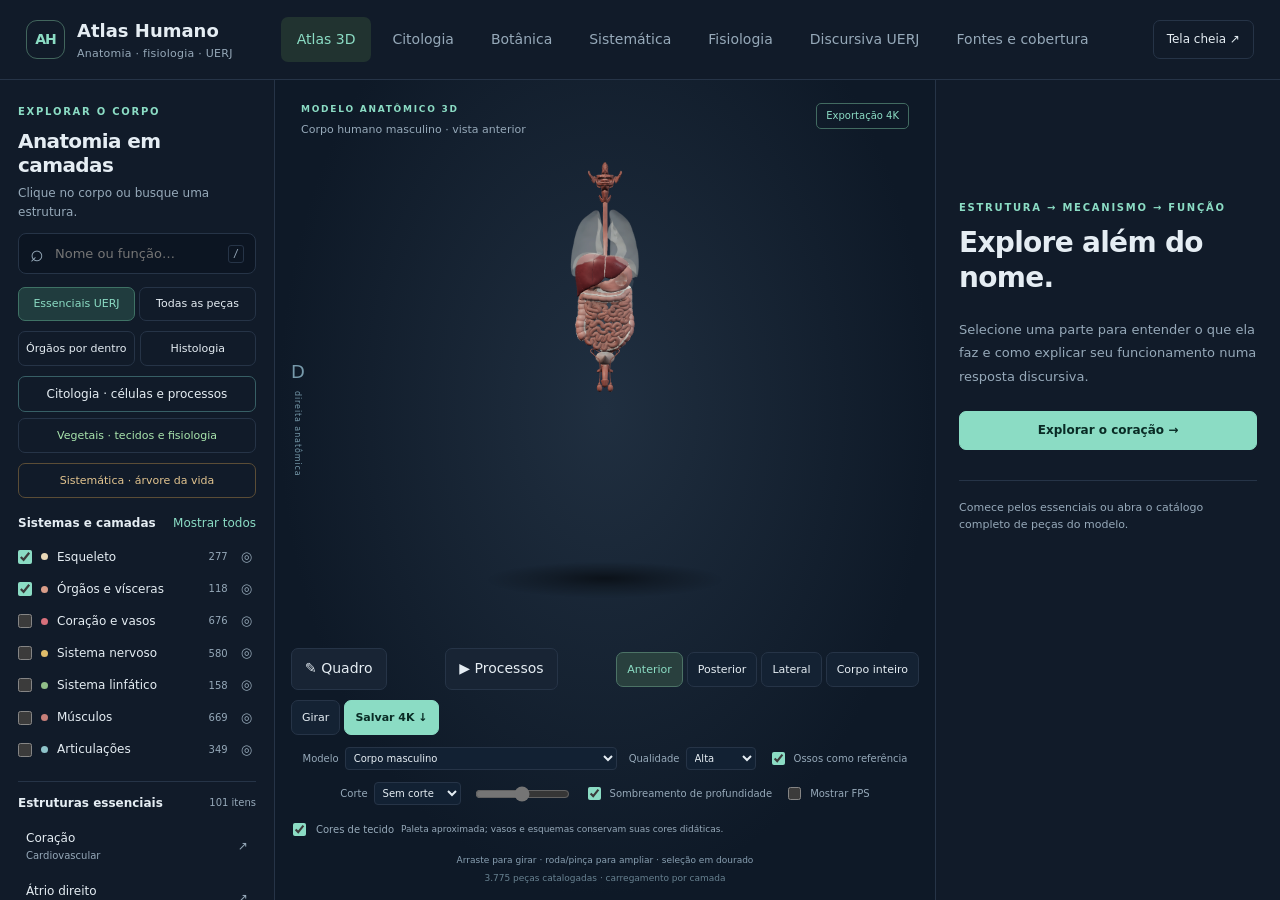
<file: index.html>
<!doctype html>
<html lang="pt-BR">
<head>
  <meta charset="utf-8"><meta name="viewport" content="width=device-width,initial-scale=1,viewport-fit=cover">
  <meta name="theme-color" content="#111b29">
  <meta name="apple-mobile-web-app-capable" content="yes">
  <meta name="apple-mobile-web-app-status-bar-style" content="black-translucent">
  <meta name="apple-mobile-web-app-title" content="Atlas Humano">
  <link rel="manifest" href="manifest.webmanifest">
  <link rel="apple-touch-icon" href="icons/atlas-192.png">
  <title>Atlas Humano · Anatomia e fisiologia para a UERJ</title>
  <link rel="icon" href="data:image/svg+xml,%3Csvg xmlns='http://www.w3.org/2000/svg' viewBox='0 0 40 40'%3E%3Crect width='40' height='40' rx='10' fill='%23111b29'/%3E%3Cpath d='M8 22h7l4-12 4 21 4-9h5' fill='none' stroke='%238bdcc4' stroke-width='3'/%3E%3C/svg%3E">
  <link rel="stylesheet" href="styles.css">
  <script type="importmap">{"imports":{"three":"./vendor/build/three.module.js","three/addons/":"./vendor/examples/jsm/"}}</script>
</head>
<body>
  <header class="app-header">
    <a class="brand" href="#atlas" aria-label="Atlas Humano, início"><span class="brand-mark">AH</span><span>Atlas Humano<small>Anatomia · fisiologia · UERJ</small></span></a>
    <nav class="main-nav" aria-label="Áreas do programa">
      <button data-view="atlas" class="active" aria-pressed="true">Atlas 3D</button>
      <button id="go-cytology" aria-pressed="false">Citologia</button>
      <button id="go-botany" aria-pressed="false">Botânica</button>
      <button id="go-systematics" aria-pressed="false">Sistemática</button>
      <button data-view="physiology" aria-pressed="false">Fisiologia</button>
      <button data-view="practice" aria-pressed="false">Discursiva UERJ</button>
      <button data-view="about" aria-pressed="false">Fontes e cobertura</button>
    </nav>
    <button class="quiet header-action" id="fullscreen" title="Abrir em tela cheia">Tela cheia ↗</button>
  </header>
  <div id="notice" class="notice" role="alert" hidden></div>
  <div id="update-banner" class="update-banner" role="status" hidden><span>Nova versão do Atlas disponível.</span><button id="update-reload" class="primary">Atualizar</button><button id="update-dismiss" class="quiet">Depois</button></div>
  <main>
    <section id="view-atlas" class="view atlas-layout" aria-label="Atlas anatômico tridimensional">
      <aside class="catalog-panel" id="catalog-panel">
        <button class="drawer-close tablet-only" data-close-drawer aria-label="Fechar catálogo">✕</button>
        <div class="panel-heading"><span class="eyebrow" id="catalog-eyebrow">EXPLORAR O CORPO</span><h1 id="catalog-heading">Anatomia em camadas</h1><p id="catalog-description">Clique no corpo ou busque uma estrutura.</p></div>
        <label class="search-field"><span aria-hidden="true">⌕</span><input id="search" type="search" placeholder="Nome ou função…" aria-label="Buscar estruturas por nome ou função" autocapitalize="none" spellcheck="false"><kbd>/</kbd></label>
        <div class="catalog-tabs" role="group" aria-label="Tipo de catálogo"><button id="core-tab" class="active" aria-pressed="true">Essenciais UERJ</button><button id="all-tab" aria-pressed="false">Todas as peças</button></div>
        <div class="study-tabs" role="group" aria-label="Explorar estruturas internas e tecidos"><button id="internal-tab" aria-pressed="false">Órgãos por dentro</button><button id="histology-tab" aria-pressed="false">Histologia</button></div>
        <div class="study-tabs cytology-tab-row"><button id="cytology-tab" aria-pressed="false">Citologia · células e processos</button></div>
        <div class="study-tabs botany-tab-row"><button id="botany-tab" aria-pressed="false">Vegetais · tecidos e fisiologia</button></div>
        <div class="study-tabs systematics-tab-row"><button id="systematics-tab" aria-pressed="false">Sistemática · árvore da vida</button></div>
        <label id="botany-filter" class="study-filter" hidden>Tema <select id="botany-category"><option value="all">Todos os temas</option></select></label>
        <label id="study-filter" class="study-filter" hidden>Sistema <select id="study-system"><option value="all">Todos os sistemas</option></select></label>
        <label id="cytology-filter" class="study-filter" hidden>Tema <select id="cytology-category"><option value="all">Todos os temas</option></select></label>
        <div id="body-layer-controls">
        <div class="layer-heading"><h2>Sistemas e camadas</h2><button id="toggle-layers" class="text-button">Mostrar todos</button></div>
        <div id="layers" class="layer-list"></div>
        </div>
        <div class="list-heading"><h2 id="list-title">Estruturas essenciais</h2><span id="list-count"></span></div>
        <div id="structure-list" class="structure-list" aria-label="Catálogo de estruturas"></div>
        <div class="catalog-footer"><span class="status-dot"></span><span id="asset-status">Preparando o atlas…</span></div>
        <div class="offline-tools"><button id="download-offline" disabled>Disponível off-line</button><span id="offline-status" role="status">Preparando acesso off-line…</span><small id="install-hint" hidden>No Safari: Compartilhar → Adicionar à Tela de Início.</small><div class="backup-tools"><button id="backup-save" title="Anotações do quadro, rascunhos da discursiva e progresso num arquivo">Salvar meu estudo</button><button id="backup-restore" title="Trazer de volta um arquivo salvo antes">Restaurar</button><input type="file" id="backup-file" accept="application/json,.json" hidden></div><small>Anotações e rascunhos ficam só neste aparelho; salve uma cópia de vez em quando.</small></div>
      </aside>
      <div class="viewer-panel">
        <div class="viewer-top"><div><span class="eyebrow">MODELO ANATÔMICO 3D</span><p id="model-caption">Corpo humano · vista anterior</p></div><span class="quality-badge">Exportação 4K</span></div>
        <div id="viewport" class="viewport" role="region" aria-label="Modelo anatômico 3D. Arraste para girar, use a roda para aproximar; selecione também pelo catálogo."><canvas id="anatomy-canvas"></canvas><div class="model-busy" id="model-busy" aria-live="polite"><span class="loader" aria-hidden="true"></span><span>Montando o modelo 3D…</span></div><div id="selected-marker" aria-hidden="true" hidden><span></span></div><div id="hover-label" hidden></div><div id="fps-meter" class="fps-meter" aria-live="off" hidden></div><div id="selected-label" hidden></div><div id="process-menu" class="process-menu" role="menu" aria-label="Animações de processos" hidden><p class="process-menu-head">Animações de processos <small>Esquemas ilustrativos sobre os modelos 3D</small></p><div class="process-list"></div></div><section id="quiz-bar" class="quiz-bar" aria-label="Quiz de identificação no 3D" hidden><div class="quiz-text"><p id="quiz-prompt"></p><small id="quiz-hint"></small><p id="quiz-feedback" aria-live="polite"></p></div><div class="quiz-actions"><span id="quiz-score"></span><button type="button" id="quiz-show">Mostrar</button><button type="button" id="quiz-next" class="primary" hidden>Próxima →</button><button type="button" id="quiz-close" aria-label="Sair do quiz">✕</button></div></section><section id="process-bar" class="process-bar" aria-label="Animação do processo" hidden><div class="process-caption"><span class="process-name" id="process-name"></span><div class="process-head"><span class="process-step" id="process-step"></span><strong id="process-title"></strong></div><p id="process-text" aria-live="polite"></p><button type="button" class="process-link" id="process-link" hidden></button></div><figure class="process-chart" id="process-chart" hidden><canvas aria-hidden="true"></canvas><figcaption></figcaption></figure><div class="process-controls"><button type="button" id="process-prev" aria-label="Passo anterior">‹</button><button type="button" id="process-play" class="primary" aria-label="Reproduzir">▶</button><button type="button" id="process-next" aria-label="Próximo passo">›</button><input type="range" id="process-scrub" min="0" max="1000" value="0" aria-label="Posição na animação"><button type="button" id="process-speed" aria-label="Velocidade 1×">1×</button><button type="button" id="process-close" aria-label="Fechar animação">✕</button></div><small class="process-note" id="process-note"></small></section><div class="orientation-label">D <span>direita anatômica</span></div><div class="viewer-loading" id="viewer-loading"><span class="loader"></span><strong>Construindo o corpo em 3D</strong><span id="load-detail">Carregando modelos locais…</span><progress id="load-progress" max="7" value="0"></progress></div></div>
        <div class="viewer-tools"><button id="open-catalog" class="tablet-only tool-toggle" aria-controls="catalog-panel" aria-expanded="false">☰ Catálogo</button><button id="open-board" class="tool-toggle" aria-pressed="false" title="Quadro de anotações">✎ Quadro</button><button id="open-process" class="tool-toggle" aria-controls="process-menu" aria-expanded="false" aria-haspopup="menu" aria-label="Processos" title="Animações de processos fisiológicos"><span aria-hidden="true">▶</span><span class="tool-label"> Processos</span></button><div class="camera-controls" role="group" aria-label="Vistas anatômicas"><button data-camera="front" class="active">Anterior</button><button data-camera="back">Posterior</button><button data-camera="left">Lateral</button><button id="fit-body">Corpo inteiro</button></div><div class="viewer-actions"><button id="auto-rotate" aria-pressed="false">Girar</button><button id="export-4k" class="primary">Salvar 4K ↓</button></div><button id="open-settings" class="tablet-only tool-toggle" aria-controls="viewer-settings" aria-expanded="false">Ajustes</button><button id="open-detail" class="tablet-only tool-toggle" aria-controls="detail-drawer" aria-expanded="false">Detalhes</button></div>
        <div id="board-panel" class="board-panel" hidden></div>
        <div id="study-path" class="study-path" hidden><button id="study-back">Voltar ao corpo</button><span id="study-path-label"></span><button id="study-related">Ver histologia</button></div>
        <div id="viewer-settings" class="viewer-settings">
        <div class="viewer-options"><label>Modelo <select id="model-mode"><option value="body">Corpo masculino</option><option value="female">Corpo feminino</option></select></label><label>Qualidade <select id="quality"><option value="1">Leve</option><option value="1.5" selected>Alta</option><option value="2">Máxima</option></select></label><label class="check"><input type="checkbox" id="context-bones" checked> Ossos como referência</label><label>Corte <select id="clip-mode"><option value="none">Sem corte</option><option value="sagittal">Sagital</option><option value="coronal">Coronal</option><option value="transverse">Transversal</option></select></label><input id="clip-position" type="range" min="0" max="100" value="50" aria-label="Posição do corte" disabled><label class="check"><input type="checkbox" id="ambient-occlusion" checked> Sombreamento de profundidade</label><label class="check"><input type="checkbox" id="show-fps"> Mostrar FPS</label></div>
        <label id="representation-controls" class="representation-controls" hidden>Vista <select id="model-representation"><option value="reference">Modelo anatômico</option><option value="diagram">Esquema funcional</option></select><small>Referência anatômica e explicação dos processos.</small></label>
        <label class="tissue-color-control"><input type="checkbox" id="tissue-colors" checked> Cores de tecido <small>Paleta aproximada; vasos e esquemas conservam suas cores didáticas.</small></label>
        <div class="viewer-help">Arraste para girar · roda/pinça para ampliar · seleção em dourado<span id="render-status"></span></div>
        </div>
      </div>
      <div class="detail-drawer" id="detail-drawer">
      <div class="drawer-grip tablet-only"><span class="grip-bar" aria-hidden="true"></span><button class="drawer-close" data-close-drawer aria-label="Fechar detalhes">✕</button></div>
      <aside class="detail-panel" id="detail-panel" aria-label="Detalhes da seleção">
        <div class="detail-empty"><span class="eyebrow">ESTRUTURA → MECANISMO → FUNÇÃO</span><h2>Explore além do nome.</h2><p>Selecione uma parte para entender o que ela faz e como explicar seu funcionamento numa resposta discursiva.</p><button id="start-heart" class="primary">Explorar o coração →</button><div class="empty-tip">Comece pelos essenciais ou abra o catálogo completo de peças do modelo.</div></div>
      </aside>
      </div>
      <div id="drawer-scrim" class="drawer-scrim" hidden></div>
    </section>
    <section id="view-physiology" class="view content-view" hidden>
      <div class="content-intro"><span class="eyebrow">RELAÇÕES DE CAUSA E EFEITO</span><h1>Veja a fisiologia funcionar.</h1><p>Altere condições e observe mecanismos. As curvas são modelos didáticos; as escalas e limitações aparecem em cada módulo.</p></div>
      <div class="simulation-layout"><aside id="simulation-list" class="module-list" aria-label="Módulos de fisiologia"></aside><article id="simulation-panel" class="simulation-panel"></article></div>
      <section id="physiology-library" class="physiology-library" aria-label="Biblioteca de mecanismos fisiológicos dos órgãos"></section>
    </section>
    <section id="view-practice" class="view content-view" hidden>
      <div class="content-intro"><span class="eyebrow">BIOLOGIA DISCURSIVA</span><h1>Do modelo à explicação.</h1><p>Questões autorais inspiradas na UERJ. Treine nome técnico, mecanismo e consequência.</p></div>
      <div class="practice-toolbar"><label>Sistema <select id="practice-system"><option value="all">Todos os sistemas</option></select></label><button id="next-question" class="primary">Outra questão →</button><button id="start-quiz" title="O Atlas pede uma estrutura e você toca nela no corpo 3D">Quiz no 3D: identificar estruturas</button></div>
      <article id="practice-panel" class="practice-panel"></article>
    </section>
    <section id="view-about" class="view content-view" hidden>
      <div class="content-intro"><span class="eyebrow">TRANSPARÊNCIA DO ATLAS</span><h1>Fontes, cobertura e representação.</h1><p>Um atlas educacional para explorar anatomia e conectar estruturas à fisiologia.</p></div><div id="about-content" class="about-grid"></div>
    </section>
  </main>
  <div id="toast" class="toast" role="status" hidden></div>
  <p id="detail-announce" class="sr-only" aria-live="polite"></p>
  <script type="module" src="app.js"></script>
</body>
</html>
</file>
<file: styles.css>
@font-face{font-family:Atlas;src:local("Segoe UI");font-display:swap}
:root{color-scheme:dark;--bg:#0c1420;--panel:#111b29;--surface:#182434;--text:#e5edf3;--muted:#96a9b9;--accent:#8bdcc4;--line:#263447;--selected:#203c3e;--danger:#f6ac9d;--radius:12px;font-family:Atlas,"Segoe UI",system-ui,sans-serif}
*{box-sizing:border-box}body{margin:0;background:var(--bg);color:var(--text);font-size:14px;line-height:1.55}button,input,select,textarea{font:inherit}button,a,select{touch-action:manipulation}button{border:1px solid var(--line);border-radius:7px;color:var(--text);background:var(--surface);padding:9px 13px;cursor:pointer;transition:background .15s,border-color .15s}button:hover{background:#223448;border-color:#637d8e}button:disabled{opacity:.45;cursor:wait}button:focus-visible,input:focus-visible,select:focus-visible,textarea:focus-visible,a:focus-visible{outline:2px solid var(--accent);outline-offset:3px}button.primary{background:var(--accent);color:#092b25;border-color:var(--accent);font-weight:600}button.primary:hover{background:#b2ebda}button.quiet{background:transparent}button.text-button{padding:0;background:none;border:0;color:var(--accent);font-size:12px}a{color:var(--accent);text-underline-offset:3px}h1,h2,h3,p{margin-top:0}h1{font-size:25px;line-height:1.22;font-weight:600;letter-spacing:-.6px}h2{font-size:18px;font-weight:600}h3{font-size:15px;font-weight:600}.eyebrow{display:block;font-size:10px;font-weight:600;letter-spacing:1.75px;color:var(--accent);margin-bottom:9px}.app-header{height:80px;padding:0 26px;display:flex;align-items:center;border-bottom:1px solid var(--line);gap:28px;background:var(--panel)}.brand{display:flex;align-items:center;gap:12px;text-decoration:none;color:var(--text);font-size:18px;font-weight:600;flex-shrink:0}.brand small{display:block;font-size:11px;font-weight:400;letter-spacing:.25px;color:var(--muted)}.brand-mark{display:grid;place-items:center;width:39px;height:39px;border:1px solid #42665d;border-radius:11px;color:var(--accent);font-size:14px;letter-spacing:-1px}.main-nav{display:flex;gap:5px;margin:auto}.main-nav button{background:transparent;border:0;color:var(--muted);padding:12px 16px;white-space:nowrap}.main-nav button.active{background:#213330;color:var(--accent)}.header-action{font-size:12px}.notice{padding:14px 24px;background:#412d26;color:#ffd7c4}.view[hidden]{display:none!important}.atlas-layout{display:grid;grid-template-columns:275px minmax(320px,1fr) 345px;min-height:calc(100dvh - 80px)}.catalog-panel{padding:24px 18px 14px;background:var(--panel);border-right:1px solid var(--line);display:flex;flex-direction:column;height:calc(100dvh - 80px);min-height:650px}.panel-heading h1{font-size:20px;margin-bottom:7px}.panel-heading p{font-size:12px;color:var(--muted)}.search-field{display:flex;align-items:center;background:#0c1522;border:1px solid var(--line);border-radius:8px;padding:8px 11px;gap:9px}.search-field>span{font-size:23px;line-height:1;color:var(--muted)}.search-field input{background:none;border:0;outline:0;color:var(--text);width:100%;min-width:0;font-size:13px}.search-field kbd{font-size:10px;color:var(--muted);border:1px solid var(--line);border-radius:3px;padding:0 4px}.catalog-tabs{display:flex;margin:13px 0 20px;gap:4px}.catalog-tabs button{font-size:11px;flex:1;padding:7px 4px;background:transparent}.catalog-tabs .active{background:var(--selected);border-color:#3f7265;color:var(--accent)}.layer-heading,.list-heading{display:flex;align-items:center;justify-content:space-between;gap:5px}.layer-heading h2,.list-heading h2{font-size:12px;margin:0}.layer-list{padding:8px 0 15px}.layer-row{display:flex;align-items:center;gap:9px;padding:5px 0;font-size:12px}.layer-row input{accent-color:var(--accent);margin:0;width:14px;height:14px}.layer-color{width:7px;height:7px;border-radius:50%;background:var(--system-color)}.layer-row .layer-text{flex:1}.layer-row .layer-count{font-size:10px;color:var(--muted)}.layer-row button{padding:1px 4px;border:0;background:transparent;font-size:13px;color:var(--muted)}.list-heading{padding:12px 0 8px;border-top:1px solid var(--line)}.list-heading span{font-size:10px;color:var(--muted)}.structure-list{flex:1;overflow-y:auto;min-height:120px;scrollbar-width:thin;scrollbar-color:#34475b transparent}.structure-item{display:flex;align-items:center;gap:9px;padding:9px 8px;width:100%;border:0;border-radius:6px;text-align:left;background:transparent}.structure-item:hover{background:#1b2c3d}.structure-item.active{background:var(--selected)}.structure-item .item-text{min-width:0;flex:1}.structure-item strong{display:block;font-size:12px;font-weight:500}.structure-item small{display:block;color:var(--muted);font-size:10px;overflow:hidden;text-overflow:ellipsis;white-space:nowrap}.structure-item .item-arrow{font-size:12px;color:var(--muted)}.structure-item .no-mesh{font-size:9px;color:#deb782}.catalog-footer{padding-top:13px;color:var(--muted);font-size:10px;display:flex;gap:7px;align-items:center}.status-dot{width:6px;height:6px;border-radius:50%;background:var(--accent)}.viewer-panel{position:relative;display:flex;flex-direction:column;background:radial-gradient(ellipse at 50% 40%,#202f40 0%,#0e1927 70%);height:calc(100dvh - 80px);min-height:650px}.viewer-top{position:absolute;top:23px;left:26px;right:26px;z-index:2;display:flex;align-items:flex-start;justify-content:space-between;pointer-events:none}.viewer-top .eyebrow{font-size:9px;margin-bottom:4px}.viewer-top p{font-size:11px;color:var(--muted)}.quality-badge{font-size:10px;padding:4px 9px;border:1px solid #426b61;border-radius:5px;color:var(--accent)}.viewport{flex:1;position:relative;min-height:390px;overflow:hidden}.viewport canvas{width:100%;height:100%;display:block;touch-action:none;outline:none}.orientation-label{position:absolute;top:50%;left:16px;color:#779aab;font-size:18px;pointer-events:none}.orientation-label span{display:block;font-size:8px;writing-mode:vertical-rl;letter-spacing:.9px;margin-top:5px}.viewer-loading{position:absolute;inset:0;display:flex;align-items:center;justify-content:center;gap:14px;flex-direction:column;background:#0e1927ee;z-index:3}.viewer-loading[hidden]{display:none}.viewer-loading strong{font-size:16px;font-weight:500}.viewer-loading>span:not(.loader){font-size:12px;color:var(--muted)}.viewer-loading progress{width:210px;height:5px;accent-color:var(--accent)}.loader{width:26px;height:26px;border:2px solid #334757;border-top-color:var(--accent);border-radius:50%;animation:spin 1s linear infinite}@keyframes spin{to{transform:rotate(360deg)}}.viewer-tools{display:flex;gap:10px;justify-content:space-between;align-items:center;padding:12px 16px 8px;flex-wrap:wrap}.camera-controls,.viewer-actions{display:flex;gap:4px}.camera-controls button,.viewer-actions button{font-size:11px;padding:8px 10px;background:#142233}.camera-controls button.active{background:#29403e;color:var(--accent);border-color:#4c7366}.viewer-actions .primary{background:var(--accent)}.viewer-actions button[aria-pressed=true]{border-color:var(--accent);color:var(--accent)}.viewer-options{display:flex;align-items:center;justify-content:center;gap:12px;padding:4px 16px 8px;flex-wrap:wrap}.viewer-options label{font-size:10px;color:var(--muted);display:flex;gap:6px;align-items:center}.viewer-options select{padding:4px;border:1px solid var(--line);border-radius:4px;background:#122133;color:var(--text);font-size:10px}.viewer-options .check input{accent-color:var(--accent)}.viewer-options>input{width:95px;accent-color:var(--accent)}.viewer-help{padding:8px 16px 14px;font-size:9px;color:#89a0b2;text-align:center}.viewer-help span{display:block;margin-top:4px;color:#688291}#hover-label,#selected-label{position:absolute;z-index:2;max-width:260px;pointer-events:none;border-radius:7px;padding:8px 12px;font-size:12px;border:1px solid #517768;background:#122c27ee;color:#d7ffee;box-shadow:0 3px 15px #0004}#selected-label{bottom:18px;left:50%;transform:translateX(-50%);max-width:85%;text-align:center}#selected-label small{display:block;font-size:10px;color:#9bd7c3}.detail-panel{padding:25px 23px;background:var(--panel);border-left:1px solid var(--line);height:calc(100dvh - 80px);min-height:650px;overflow-y:auto;scrollbar-width:thin;scrollbar-color:#34475b transparent}.detail-empty{padding-top:95px}.detail-empty h2{font-size:28px;letter-spacing:-.7px;line-height:1.25}.detail-empty p{color:var(--muted);font-size:13px;line-height:1.8}.detail-empty .primary{margin-top:10px;width:100%;font-size:12px}.empty-tip{font-size:11px;color:var(--muted);margin-top:30px;border-top:1px solid var(--line);padding-top:18px}.system-tag{display:inline-block;font-size:10px;color:var(--accent);border:1px solid #3e655b;border-radius:5px;padding:3px 7px;margin-bottom:14px}.detail-name{font-size:25px;font-weight:600;letter-spacing:-.5px;line-height:1.2;margin-bottom:7px}.detail-original{font-size:11px;color:var(--muted);margin-bottom:18px;overflow-wrap:anywhere}.detail-controls{display:flex;gap:5px;flex-wrap:wrap;padding-bottom:18px}.detail-controls button{font-size:11px;padding:7px 9px}.detail-block{padding:16px 0;border-top:1px solid var(--line)}.detail-block h3{font-size:10px;letter-spacing:1px;text-transform:uppercase;margin-bottom:8px;color:var(--muted)}.detail-block p{font-size:13px;line-height:1.75;margin:0}.detail-block.mechanism{color:#d0e8de}.detail-block.uerj{border-left:2px solid var(--accent);padding:14px;background:#192d2d;border-top:0;border-radius:0 7px 7px 0;margin:12px 0}.detail-block.uerj h3{color:var(--accent)}.detail-block.mistake p{font-size:12px;color:#f0c1a9}.detail-footnote{font-size:10px;color:var(--muted);margin-top:14px}.opacity-control{display:flex;align-items:center;gap:8px;color:var(--muted);font-size:11px;margin:5px 0 15px}.opacity-control input{accent-color:var(--accent);width:100%}.content-view{max-width:1280px;margin:auto;padding:45px 40px 80px}.content-intro{max-width:700px;margin-bottom:30px}.content-intro h1{font-size:36px;letter-spacing:-1px}.content-intro p{color:var(--muted);font-size:15px}.simulation-layout{display:grid;grid-template-columns:260px 1fr;gap:28px}.module-list{display:flex;flex-direction:column;gap:5px}.module-list button{text-align:left;padding:14px 15px;background:var(--panel);border-color:transparent}.module-list button.active{background:var(--selected);border-color:#3f7265}.module-list button small{display:block;font-size:11px;color:var(--muted);margin-top:3px}.simulation-panel,.practice-panel{background:var(--panel);padding:30px;border:1px solid var(--line);border-radius:var(--radius)}.simulation-panel>p{color:var(--muted)}.simulation-controls{display:grid;grid-template-columns:repeat(auto-fit,minmax(210px,1fr));gap:20px;margin:25px 0}.sim-parameter label{display:flex;justify-content:space-between;font-size:13px;gap:10px}.sim-parameter label output{font-variant-numeric:tabular-nums;color:var(--accent);white-space:nowrap}.sim-parameter input{width:100%;margin-top:10px;accent-color:var(--accent)}.sim-parameter small{font-size:10px;color:var(--muted)}.sim-chart{width:100%;height:290px;background:#0e1927;border-radius:9px;display:block}.sim-chart text{font-family:inherit}.sim-results{display:grid;grid-template-columns:1fr 1fr;gap:15px;margin:18px 0}.sim-result{padding:15px 17px;background:#1a2d33;border-radius:8px}.sim-result span{font-size:11px;color:var(--muted);display:block}.sim-result strong{font-size:20px;color:var(--accent);font-weight:500}.sim-result small{display:block;color:var(--muted);font-size:10px}.sim-explanation{border-left:2px solid var(--accent);padding-left:15px;line-height:1.8}.sim-explanation h3{margin-bottom:5px}.sim-explanation p{margin-bottom:10px}.sim-caveat{font-size:11px;color:var(--muted);border-top:1px solid var(--line);margin-top:20px;padding-top:15px}.sim-question{margin-top:20px;border-top:1px solid var(--line);padding-top:18px}.sim-question summary{cursor:pointer;color:var(--accent)}.sim-question p{padding-top:12px;margin-bottom:5px}.practice-toolbar{display:flex;justify-content:space-between;gap:15px;align-items:center;margin-bottom:20px}.practice-toolbar label{display:flex;gap:10px;align-items:center}.practice-toolbar select{background:var(--surface);color:var(--text);border:1px solid var(--line);border-radius:7px;padding:9px 12px}.practice-panel{max-width:850px;margin:auto}.question-index{font-size:11px;color:var(--accent);margin-bottom:12px}.practice-panel h2{font-size:23px}.practice-panel p{line-height:1.85}.practice-panel textarea{width:100%;min-height:150px;resize:vertical;background:#0c1522;color:var(--text);padding:14px;border:1px solid var(--line);border-radius:8px;margin-bottom:15px}.practice-actions{display:flex;gap:10px}.answer-panel{margin-top:22px;padding:20px;background:#1b3030;border-radius:8px}.answer-panel h3{color:var(--accent)}.answer-panel .rubric{font-size:12px;color:var(--muted)}.about-grid{display:grid;grid-template-columns:1fr 1fr;gap:20px}.about-section{background:var(--panel);border:1px solid var(--line);border-radius:12px;padding:26px}.about-section h2{font-size:20px}.about-section p,.about-section li{color:var(--muted);line-height:1.8;font-size:13px}.about-section ul{padding-left:18px}.about-section a{overflow-wrap:anywhere}.about-section.full{grid-column:1/-1}.coverage-stats{display:flex;gap:28px;margin-bottom:20px}.coverage-stats strong{display:block;font-size:29px;color:var(--accent);font-weight:500}.coverage-stats small{font-size:11px;color:var(--muted)}.toast{position:fixed;bottom:25px;left:50%;transform:translateX(-50%);background:#24483e;border:1px solid #5c8d7a;border-radius:9px;padding:12px 20px;z-index:10;max-width:90vw;font-size:13px;text-align:center}.unavailable{padding:12px;font-size:12px;color:var(--muted)}.model-availability{font-size:11px;padding:8px 10px;background:#2b2a24;color:#dbc998;border-radius:6px;margin-bottom:16px}.mobile-catalog{display:none}
@media(min-width:1800px){.atlas-layout{grid-template-columns:320px minmax(400px,1fr) 410px}.detail-panel{padding:32px}.detail-block p{font-size:15px}.catalog-panel{padding:28px}.structure-item strong{font-size:14px}.layer-row{font-size:14px}.viewer-help{font-size:11px}.viewer-tools button{font-size:13px}.viewer-options label,.viewer-options select{font-size:12px}}
@media(max-width:1200px){.atlas-layout{grid-template-columns:245px minmax(290px,1fr) 290px}.app-header{padding:0 18px;gap:15px}.main-nav button{padding:10px;font-size:12px}.header-action{display:none}.detail-panel{padding:22px 18px}.viewer-tools{padding:10px}.camera-controls button,.viewer-actions button{padding:7px;font-size:10px}.viewer-options{gap:7px}.content-view{padding:35px 25px}}
@media(max-width:960px){.atlas-layout{grid-template-columns:245px 1fr}.detail-panel{grid-column:1/-1;height:auto;min-height:0;border-left:0;border-top:1px solid var(--line);padding:25px;overflow:visible}.detail-empty{padding-top:0}.detail-empty h2{font-size:25px}.detail-empty .primary{max-width:250px}.detail-block{padding:14px 0}.catalog-panel,.viewer-panel{height:700px;min-height:0}.app-header{height:auto;min-height:80px;flex-wrap:wrap;padding:16px 20px;gap:14px}.main-nav{margin:0 0 0 auto}.brand small{font-size:10px}.main-nav button{font-size:11px;padding:9px}.simulation-layout{grid-template-columns:210px 1fr;gap:18px}.simulation-panel{padding:22px}}
@media(max-width:650px){.app-header{padding:14px 16px;gap:12px}.brand{font-size:16px}.brand-mark{width:34px;height:34px}.main-nav{width:100%;justify-content:space-between;gap:2px}.main-nav button{font-size:11px;padding:9px 7px}.atlas-layout{display:flex;flex-direction:column}.viewer-panel{height:600px;min-height:530px;order:0}.catalog-panel{order:1;height:auto;min-height:0;border-right:0;border-top:1px solid var(--line);padding:22px 18px}.detail-panel{order:2}.catalog-panel .panel-heading{display:none}.layer-list{display:grid;grid-template-columns:1fr 1fr;gap:0 14px}.structure-list{max-height:280px;min-height:160px}.viewer-top{left:18px;right:18px;top:18px}.viewer-tools{justify-content:center;gap:8px}.viewer-help{font-size:9px}.viewer-options>input{width:70px}.viewer-options label{font-size:10px}.content-view{padding:30px 18px 60px}.content-intro h1{font-size:28px}.content-intro p{font-size:13px}.simulation-layout{grid-template-columns:1fr}.module-list{display:grid;grid-template-columns:1fr 1fr}.module-list button{font-size:12px;padding:10px}.module-list button small{font-size:10px}.simulation-panel,.practice-panel{padding:20px}.sim-results{gap:8px}.sim-result{padding:12px}.sim-result strong{font-size:17px}.sim-chart{height:240px}.about-grid{grid-template-columns:1fr}.about-section.full{grid-column:auto}.practice-toolbar{align-items:flex-start;flex-wrap:wrap}.practice-toolbar label{font-size:12px}.practice-toolbar select{max-width:210px}.coverage-stats{gap:18px}.coverage-stats strong{font-size:24px}.detail-name{font-size:26px}.viewer-loading strong{font-size:14px}.sim-parameter input{min-height:32px}button{min-height:34px}}
@media(prefers-reduced-motion:reduce){*{transition:none!important}.loader{animation:none}}
.search-suggestion{font-size:11px;line-height:1.6;color:var(--accent);padding:10px 12px;border:1px solid #36594f;border-radius:7px;margin:6px 0 10px;background:#192d2d}
.offline-tools{display:flex;flex-direction:column;gap:6px;padding-top:12px;border-top:1px solid var(--line);margin-top:12px}
.offline-tools button{font-size:11px;padding:7px 9px;align-self:flex-start}.offline-tools span,.offline-tools small{font-size:10px;line-height:1.5;color:var(--muted)}.quiz-bar{position:absolute;z-index:6;left:50%;top:56px;transform:translateX(-50%);width:min(560px,calc(100% - 32px));display:flex;gap:12px;align-items:flex-start;justify-content:space-between;padding:12px 14px;background:#132536f2;border:1px solid #3f7265;border-radius:12px;box-shadow:0 6px 24px #0007}.quiz-bar[hidden]{display:none}.quiz-text{min-width:0}.quiz-text p{margin:0;font-size:14px}.quiz-text strong{color:var(--accent);font-size:16px}.quiz-text small{display:block;color:var(--muted);font-size:11px;margin-top:2px}#quiz-feedback{font-size:12px;margin-top:6px;color:#d7ffee}#quiz-feedback:empty{display:none}.quiz-actions{display:flex;gap:6px;align-items:center;flex-wrap:wrap;justify-content:flex-end}.quiz-actions span{font-size:11px;color:var(--muted)}.quiz-actions button{font-size:12px;padding:7px 10px}.tablet-ui .quiz-bar{top:64px}.tablet-ui .quiz-actions button{min-height:44px;min-width:44px;font-size:15px}.tablet-ui .quiz-text p{font-size:16px}.tablet-ui .quiz-text strong{font-size:18px}.viewport:has(.quiz-bar:not([hidden])) .board-return{top:150px}
.backup-tools{display:flex;gap:6px;flex-wrap:wrap;margin-top:6px}.backup-tools button{font-size:11px;padding:7px 9px}.tablet-ui .backup-tools button{min-height:44px;font-size:14px}
.touch-device button{min-height:44px}.touch-device .viewer-options select{min-height:38px;font-size:12px}.touch-device .viewer-options input[type=range],.touch-device .opacity-control input{min-height:40px}.touch-device .layer-row{min-height:44px}.touch-device .layer-row input[type=checkbox]{width:18px;height:18px}.touch-device .search-field input{font-size:16px}.touch-device .structure-item{min-height:50px}.touch-device .main-nav button{min-height:44px}.touch-device .offline-tools button{min-height:44px}.touch-device .viewer-help{font-size:11px}
@media (min-width:651px) and (max-width:1200px){.touch-device .atlas-layout{grid-template-columns:250px minmax(0,1fr)}.touch-device .catalog-panel,.touch-device .viewer-panel{height:calc(100dvh - 100px);min-height:620px}.touch-device .detail-panel{grid-column:1/-1;height:auto;min-height:0;border-left:0;border-top:1px solid var(--line);overflow:visible}.touch-device .detail-empty{padding-top:0}.touch-device .viewer-tools{gap:8px}.touch-device .viewer-actions{flex-wrap:wrap;justify-content:center}.touch-device .camera-controls{flex-wrap:wrap}.touch-device .viewer-options{padding:8px;gap:10px}.touch-device .app-header{height:auto;min-height:80px}.touch-device .simulation-layout{grid-template-columns:210px minmax(0,1fr)}}
body{padding-bottom:env(safe-area-inset-bottom)}
.catalog-panel{overflow-y:auto}
.tissue-color-control{display:flex;align-items:center;flex-wrap:wrap;gap:7px;padding:7px 14px;color:var(--muted);font-size:10px}.tissue-color-control input{accent-color:var(--accent)}.tissue-color-control small{font-size:9px}.touch-device .tissue-color-control{font-size:12px;min-height:44px}.touch-device .tissue-color-control input{width:18px;height:18px}.touch-device .tissue-color-control small{font-size:10px}
.study-tabs{display:flex;gap:5px;margin:-10px 0 16px}.study-tabs button{flex:1;font-size:11px;padding:8px 5px;background:transparent}.study-tabs button.active{background:#213b3c;border-color:#4c8074;color:var(--accent)}.study-filter{display:flex;align-items:center;gap:8px;font-size:11px;color:var(--muted);margin-bottom:12px}.study-filter select{min-width:0;width:100%;background:var(--surface);color:var(--text);border:1px solid var(--line);border-radius:6px;padding:8px;font-size:11px}.study-filter[hidden],.study-path[hidden],#body-layer-controls[hidden]{display:none}.study-path{display:flex;align-items:center;gap:8px;padding:9px 14px;border-top:1px solid var(--line);background:#152634}.study-path button{font-size:10px;padding:7px 9px;white-space:normal}.study-path span{flex:1;color:var(--muted);font-size:10px;min-width:0}.study-path button:last-child{color:var(--accent)}.study-intro{font-size:11px;color:var(--muted);margin:8px 0 14px;line-height:1.7}.study-links{display:flex;flex-wrap:wrap;gap:7px;margin:14px 0}.study-links button{font-size:11px;color:var(--accent)}.study-parts{border:1px solid #334959;background:#152330;border-radius:8px;padding:12px;margin:18px 0}.study-parts h3{font-size:12px;color:var(--accent);margin-bottom:9px}.study-parts-list{display:flex;flex-wrap:wrap;gap:5px}.study-parts-list button{font-size:10px;text-align:left;padding:6px 8px;background:#1b2c3b}.study-parts-list button.active{background:#29453f;border-color:#659989}.study-representation{font-size:11px;color:#c3ae8b;line-height:1.65;padding:10px 12px;background:#2b2822;border-radius:7px}.study-sources{font-size:10px;color:var(--muted);margin-top:14px}.study-empty-count{color:var(--accent)}.touch-device .study-filter select{min-height:44px}.touch-device .study-parts-list button{font-size:12px}.touch-device .study-tabs button{font-size:12px}
.cytology-tab-row{margin-top:-6px}.cytology-tab-row button{font-size:12px;border-color:#375f65}.cytology-tab-row button.active{background:#203d43;color:#9adfdc;border-color:#528c91}.cytology-ideas ul,.cytology-comparison ul{padding-left:18px;margin-bottom:0}.cytology-ideas li,.cytology-comparison li{font-size:12px;line-height:1.75;margin:7px 0}.cytology-sequence ol{padding-left:24px;margin-bottom:0}.cytology-sequence li{padding-left:4px;color:var(--accent);font-size:12px;margin:12px 0}.cytology-sequence li strong{color:var(--text)}.cytology-sequence p{margin:4px 0;color:var(--muted);font-size:12px;line-height:1.75}.cytology-related{padding:9px 0}.touch-device .cytology-related button{font-size:12px}
@media(max-width:650px){.main-nav{flex-wrap:wrap;justify-content:flex-start}.main-nav button{flex:1 0 auto}.cytology-tab-row button{font-size:12px}.cytology-ideas li,.cytology-comparison li,.cytology-sequence li,.cytology-sequence p{font-size:13px}}
.cytology-calculator{padding:14px;border:1px solid #385764;border-radius:8px;background:#152833;margin:18px 0}.cytology-calculator h3{font-size:13px;color:var(--accent)}.cytology-calculator label{display:flex;flex-wrap:wrap;align-items:center;gap:8px;font-size:12px;color:var(--text);margin:10px 0}.cytology-calculator input{width:90px;max-width:100%;padding:7px;background:#0d1c28;color:var(--text);border:1px solid var(--line);border-radius:5px}.cytology-calculator p{font-size:11px;line-height:1.75;color:var(--muted)}.cytology-calculator output{display:block;font-size:24px;font-weight:600;color:var(--accent);margin:12px 0}.cytology-table{overflow:auto;max-width:100%;font-size:10px}.cytology-table table{border-collapse:collapse;width:100%;min-width:270px}.cytology-table caption{text-align:left;padding:10px 0;color:var(--accent)}.cytology-table th,.cytology-table td{text-align:left;vertical-align:top;border-bottom:1px solid #2d4654;padding:8px 5px}.cytology-table th{font-weight:600}.cytology-table td:nth-child(n+3){font-variant-numeric:tabular-nums}.cytology-calc-note{margin:12px 0 0}.touch-device .cytology-calculator input{min-height:44px;font-size:16px}.touch-device .cytology-calculator p{font-size:12px}
/* Anatomical references and functional diagrams offer different views of the same organ. */
.representation-controls{display:flex;align-items:center;gap:8px;flex-wrap:wrap;font-size:11px;color:var(--muted,#9fb9c8);padding:8px 16px 0}
.representation-controls select{padding:5px 8px;border-radius:6px;background:#132333;color:#cbe6eb;border:1px solid #304354;font:inherit}
.representation-controls small{font-size:10px}
.representation-controls[hidden]{display:none}
.study-direct-selection{margin:0 0 14px;font-size:12px;color:var(--accent);width:100%;text-align:left}
.touch-device .representation-controls select{min-height:44px;max-width:100%}
.touch-device .study-parts-list button{min-height:44px}
#selected-marker{position:absolute;z-index:3;width:28px;height:28px;transform:translate(-50%,-50%);border:2px solid #ffd36b;border-radius:50%;box-shadow:0 0 0 2px #111b29aa,0 0 12px #ffd36b88;pointer-events:none}
#selected-marker[hidden]{display:none}
#selected-marker span{position:absolute;inset:-3px;border:2px solid #ffd36b;border-radius:50%;opacity:0}
#selected-marker.selection-pulse span{animation:selected-marker-pulse 1s ease-out 2}
@keyframes selected-marker-pulse{0%{transform:scale(1);opacity:.8}100%{transform:scale(2.3);opacity:0}}
@media(prefers-reduced-motion:reduce){#selected-marker.selection-pulse span{animation:none}}
.learning-detail{padding:17px 0;border-top:1px solid var(--line);margin-top:15px}.learning-detail>h3,.learning-profile>summary,.microscopy-reference>summary{font-size:13px;color:var(--accent);line-height:1.6}.learning-section{padding:8px 0}.learning-section h4{font-size:11px;color:#cfdeea;line-height:1.7;margin:0 0 5px}.learning-section p{font-size:12px;color:var(--muted);line-height:1.8;margin:0}.learning-profile,.microscopy-reference{padding:13px;border:1px solid #355464;border-radius:8px;margin:16px 0;background:#132432}.learning-profile summary,.microscopy-reference summary{cursor:pointer}.microscopy-reference figure{margin:14px 0 0}.microscopy-reference img{width:100%;height:auto;max-height:350px;object-fit:contain;background:#e9e1df;border-radius:5px}.microscopy-reference figcaption{font-size:11px;line-height:1.7;color:var(--muted);margin:10px 0}.microscopy-reference figure>a{font-size:11px;line-height:1.7}.physiology-library{margin-top:42px;padding-top:32px;border-top:1px solid var(--line)}.physiology-library-heading h2{font-size:26px;margin:9px 0}.physiology-library-heading p{font-size:13px;color:var(--muted);line-height:1.8}.physiology-library-toolbar{display:flex;gap:12px;margin:20px 0}.physiology-library-toolbar input,.physiology-library-toolbar select{padding:12px;background:#132432;color:var(--text);border:1px solid #355464;border-radius:7px;font:inherit;font-size:13px;min-width:0}.physiology-library-toolbar input{flex:1}.physiology-library-list{display:grid;grid-template-columns:repeat(2,minmax(0,1fr));gap:12px;align-items:start}.physiology-organ{padding:17px;border:1px solid #355464;border-radius:8px;background:#111e2d}.physiology-organ>summary{font-size:15px;cursor:pointer;color:#cfdeea;line-height:1.7}.physiology-organ .learning-profile{border:0;padding:0;background:transparent}.physiology-organ .learning-profile>summary{display:none}.physiology-organ button{margin-top:10px;font-size:12px}.touch-device .learning-section p{font-size:13px}.touch-device .learning-section h4{font-size:12px}@media(max-width:650px){.physiology-library-list{grid-template-columns:1fr}.physiology-library-toolbar{flex-direction:column}.physiology-library-toolbar input{font-size:16px}.learning-section p{font-size:13px}}
.touch-device .learning-profile>summary,.touch-device .microscopy-reference>summary,.touch-device .physiology-organ>summary{min-height:44px;padding:10px 0;font-size:14px;line-height:1.7}
.microscopy-examine{display:block;margin:12px 0;font-size:12px;min-height:44px}.microscopy-dialog{width:min(1200px,96vw);height:min(940px,94dvh);max-width:96vw;max-height:94dvh;margin:auto;padding:20px;border:1px solid #526a79;border-radius:12px;color:var(--text);background:var(--panel);box-shadow:0 20px 80px #0008;overflow:hidden}.microscopy-dialog[open]{display:flex;flex-direction:column;gap:12px}.microscopy-dialog::backdrop{background:#050b14dd}.microscopy-dialog-header{display:flex;align-items:center;justify-content:space-between;gap:15px}.microscopy-dialog-header h2{margin:0;font-size:18px;line-height:1.4}.microscopy-dialog-header button{flex-shrink:0;min-height:44px}.microscopy-dialog-toolbar{display:flex;align-items:center;gap:7px;flex-wrap:wrap}.microscopy-dialog-toolbar button{min-height:44px}.microscopy-zoom-status{font-size:12px;color:var(--accent);margin-left:auto}.microscopy-dialog-help{font-size:12px;color:var(--muted);margin:0;line-height:1.6}.microscopy-slide-viewport{position:relative;flex:1;min-height:120px;width:100%;overflow:hidden;background:#e8e4df;touch-action:none;outline-offset:3px;border-radius:6px;overscroll-behavior:contain}.microscopy-slide-viewport.can-pan{cursor:grab}.microscopy-slide-viewport.can-pan:active{cursor:grabbing}.microscopy-slide-viewport:focus-visible{outline:2px solid var(--accent)}.microscopy-slide-image{position:absolute;top:0;left:0;max-width:none;max-height:none;transform-origin:0 0;pointer-events:none;user-select:none;-webkit-user-select:none}.microscopy-dialog-footer{max-height:160px;overflow:auto;flex-shrink:0;font-size:11px;color:var(--muted);line-height:1.6}.microscopy-dialog-footer p{margin:0 0 5px}.microscopy-dialog-footer a{display:inline-block;padding:4px 0}@media(max-width:650px){.microscopy-dialog{padding:12px;gap:8px}.microscopy-dialog-header h2{font-size:15px}.microscopy-dialog-toolbar button{padding:8px 10px;font-size:12px}.microscopy-zoom-status{width:100%;margin:0}.microscopy-dialog-help{font-size:11px}.microscopy-dialog-footer{max-height:125px}}@media(prefers-reduced-motion:reduce){.microscopy-dialog,.microscopy-slide-image{animation:none!important;transition:none!important}}
.learning-scope-note{padding:12px;border-left:3px solid var(--accent);background:#142c36;color:#c0d7dd;font-size:12px;line-height:1.8}.organ-regulation-link{margin:12px 0;min-height:44px;font-size:12px;color:var(--accent)}.learning-section[data-organ-regulation]{border-left:3px solid #718bae;padding:10px 12px;background:#172b3a}.learning-section[data-organ-regulation]:focus{outline:2px solid var(--accent);outline-offset:3px}

.study-connections{margin:14px 0;padding:12px;border:1px solid #3a6871;border-radius:12px;background:#122c34}
.study-connections h3{margin-top:0;color:var(--accent);font-size:14px}
.study-connection-path{display:flex;gap:6px;flex-wrap:wrap;margin-bottom:10px}
.study-connection-path button,.study-connection-card button,.study-organ-return{min-height:44px;white-space:normal;text-align:left}
.study-connection-path button{font-size:11px;padding:7px 9px}
.study-connection-card{border-top:1px solid #2c4954;padding-top:10px;margin-top:10px}
.study-connection-card button{width:100%;font-size:13px;font-weight:600;color:#d7f5eb}
.study-connection-card small{display:block;margin-top:5px;color:#8ab8b0;font-size:10px}
.study-connection-card p,.study-connection-relation{font-size:12px;line-height:1.75;color:#c4dbe0}
.study-organ-return{margin-top:10px;color:var(--accent);width:100%}
.microscopy-annotations-overlay{position:absolute;inset:0;pointer-events:none;overflow:hidden}
.microscopy-annotation-marker{position:absolute;transform:translate(-50%,-50%);pointer-events:auto;width:44px;min-height:44px;padding:0;border-radius:50%;background:#173748d9;color:#fff;border:2px solid #f4ce76;font-weight:700}
.microscopy-annotation-marker[aria-pressed=true],.microscopy-annotation-item[aria-pressed=true]{background:#f4ce76;color:#182331}
.microscopy-annotation-section{padding:12px 16px}
.microscopy-annotation-list{display:flex;gap:8px;flex-wrap:wrap}
.microscopy-annotation-item{min-height:44px}
.microscopy-annotation-description{font-size:13px;line-height:1.7}
.microscopy-compare{min-height:44px;white-space:normal}

.microscopy-annotation-section{max-height:210px;overflow:auto;flex-shrink:0}
.model-coverage p{font-size:12px;line-height:1.8;color:var(--muted)}
.model-coverage a{font-size:12px;display:inline-block;padding:10px 0}
.model-coverage-scroll{overflow:auto;max-height:500px}
.model-coverage-table{border-collapse:collapse;width:100%;font-size:12px}
.model-coverage-table caption{text-align:left;color:var(--muted);padding:10px 0;line-height:1.7}
.model-coverage-table th,.model-coverage-table td{text-align:left;padding:12px;border-bottom:1px solid var(--line);vertical-align:top}
@media(max-height:700px){.microscopy-dialog{overflow:auto}.microscopy-slide-viewport{flex:none;height:42vh;min-height:140px}.microscopy-dialog-footer,.microscopy-annotation-section{max-height:none;overflow:visible}}

.main-nav{min-width:0;overflow-x:auto;overscroll-behavior-inline:contain}.main-nav button{flex-shrink:0;white-space:nowrap}.botany-tab-row button{width:100%;color:#a9e5ad}.botany-learning p{font-size:12px;line-height:1.8;color:var(--muted)}
.systematics-tab-row{margin-top:-6px}.systematics-tab-row button{width:100%;color:#e2c48f;border-color:#5b4d36}.systematics-tab-row button.active{background:#33291c;color:#f0d5a2;border-color:#8c7550}
.phylo-tree,.phylo-children{list-style:none;margin:0;padding:0}.phylo-children{margin-left:9px;padding-left:12px;border-left:1px solid #34475a}.phylo-node{position:relative;margin:2px 0}.phylo-children>.phylo-node::before{content:'';position:absolute;left:-12px;top:21px;width:10px;border-top:1px solid #34475a}
.phylo-node>details>summary{list-style:none;cursor:pointer;display:flex;flex-wrap:wrap;align-items:baseline;gap:2px 7px;padding:8px 6px;border-radius:7px;min-height:40px}.phylo-node>details>summary::-webkit-details-marker{display:none}.phylo-node>details>summary::before{content:'▾';color:var(--muted);font-size:11px;width:10px}.phylo-node>details:not([open])>summary::before{content:'▸'}.phylo-node>details>summary:hover{background:#15212f}
.phylo-node summary strong{font-size:13px}.phylo-node summary small{color:var(--muted);font-size:10px;text-transform:uppercase;letter-spacing:.04em}.phylo-trait{flex-basis:100%;padding-left:17px;color:#b9a77f;font-size:11px;line-height:1.4}
.phylo-leaf{display:flex;align-items:center;gap:8px;width:100%;text-align:left;padding:8px 10px;margin:2px 0;background:var(--surface);border:1px solid var(--line);border-radius:8px;min-height:44px}.phylo-leaf .item-text{flex:1;min-width:0;display:flex;flex-direction:column}.phylo-leaf strong{font-size:13px}.phylo-leaf small{color:var(--muted);font-size:10.5px;line-height:1.4}.phylo-leaf.active{background:var(--selected);border-color:#4c807a}
.phylo-badge{flex-shrink:0;font-size:10px;padding:2px 7px;border-radius:999px;border:1px solid var(--line);color:var(--muted)}.phylo-badge.has-model{color:#0d2a23;background:var(--accent);border-color:var(--accent)}.phylo-badge.atlas-model{color:#f0d5a2;border-color:#8c7550}
.phylo-note{font-size:11px;line-height:1.6;color:var(--muted);margin:14px 2px 4px}
.syst-panel{margin:6px 0 18px}.syst-classification,.syst-physiology{padding:14px;border:1px solid var(--line);border-radius:10px;background:#131f2d;margin:14px 0}.syst-classification h3,.syst-physiology h3{margin:0 0 8px;font-size:13px;color:var(--accent)}.syst-lineage{font-size:12px;color:#c9b387;line-height:1.6;margin:0 0 10px}
.syst-facts{display:grid;grid-template-columns:auto 1fr;gap:4px 12px;margin:0;font-size:12px}.syst-facts dt{color:var(--muted)}.syst-facts dd{margin:0}.syst-traits{margin:10px 0 0;padding-left:18px;font-size:12px;line-height:1.6}
.syst-hint{font-size:11.5px;color:var(--muted);line-height:1.6;margin:0 0 10px}.syst-functions{display:flex;flex-wrap:wrap;gap:6px;margin-bottom:12px}.syst-function{font-size:12px;padding:7px 11px;border-radius:999px;min-height:36px}.syst-function[aria-pressed=true]{background:#5b4a24;border-color:#c9a45a;color:#ffe2a0}
.syst-own{margin:0;font-size:12.5px;line-height:1.65}.syst-own dt{color:var(--accent);font-weight:600;margin-top:9px}.syst-own dd{margin:2px 0 0}.syst-physiology h4{font-size:13px;margin:6px 0 8px;color:#ffe2a0}
.syst-compare-list{display:flex;flex-direction:column;gap:6px;max-height:420px;overflow:auto;padding-right:4px}.syst-compare-row{padding:9px 11px;border-radius:8px;background:#172433;border:1px solid transparent}.syst-compare-row.current{border-color:#c9a45a;background:#2a2516}.syst-compare-row p{margin:3px 0 0;font-size:12px;line-height:1.6}
.syst-compare-name{font-size:12.5px;font-weight:600}button.syst-compare-name{padding:0;border:0;background:none;color:var(--accent);text-decoration:underline;text-underline-offset:3px;min-height:0}.touch-device button.syst-compare-name{min-height:32px}
.syst-table-open{margin-top:12px;width:100%;font-size:12px;color:var(--accent)}
.syst-table-overlay{position:fixed;inset:0;z-index:60;background:rgba(5,10,16,.78);display:flex;align-items:center;justify-content:center;padding:16px}.syst-table-card{width:min(1280px,100%);max-height:100%;display:flex;flex-direction:column;background:var(--panel);border:1px solid var(--line);border-radius:14px;padding:18px}
.syst-table-head{display:flex;align-items:center;justify-content:space-between;gap:12px}.syst-table-head h2{margin:0;font-size:18px}.syst-table-scroll{overflow:auto;min-height:0;border:1px solid var(--line);border-radius:10px}
.syst-table{border-collapse:separate;border-spacing:0;font-size:12px;line-height:1.55;min-width:1100px}.syst-table th,.syst-table td{padding:10px 12px;border-bottom:1px solid var(--line);vertical-align:top;text-align:left;width:15%}.syst-table thead th{position:sticky;top:0;background:#16222f;z-index:2}.syst-table thead th button{font-size:12px;padding:6px 10px;width:100%}.syst-table thead th button[aria-pressed=true]{background:#5b4a24;border-color:#c9a45a;color:#ffe2a0}
.syst-table tbody th{position:sticky;left:0;background:var(--panel);z-index:1;min-width:150px;width:10%}.syst-table tbody th button{padding:0;border:0;background:none;color:var(--accent);text-decoration:underline;text-underline-offset:3px;font-weight:600;text-align:left;min-height:0}.syst-table tbody th small{display:block;color:var(--muted);font-size:10px;font-weight:400}.syst-table tr.current th,.syst-table tr.current td{background:#2a2516}.syst-table td.active{background:#221e14}
.viewer-options label[hidden]{display:none}
.entry-context-note,.surface-retry{padding:12px;border:1px solid #456375;border-radius:7px;color:#c5dbe5;background:#162937;font-size:12px;line-height:1.7;margin:14px 0}.surface-retry button{margin-top:8px;min-height:44px}.practice-draft-status{font-size:12px;color:var(--accent);min-height:1.7em}.practice-rubric{padding-left:22px;line-height:1.8}.practice-rubric li{margin:9px 0}.practice-rubric strong{color:var(--accent)}

/* Tablet layout (tablet-ui.js): full-screen viewer, catalog/details/settings as drawers, 44px touch targets. */
.tablet-only{display:none}
.viewer-settings,.detail-drawer{display:contents}
.tablet-ui{--header-h:calc(60px + env(safe-area-inset-top));--ease-out:cubic-bezier(.22,.8,.24,1);--sheet-h:min(52%,560px);--drawer-w:min(390px,40vw)}
[hidden]{display:none!important}
.tablet-ui body{font-size:15px;padding-bottom:0;overscroll-behavior:none}
.tablet-ui .app-header{position:relative;z-index:8;height:var(--header-h);min-height:0;flex-wrap:nowrap;gap:16px;padding:env(safe-area-inset-top) max(18px,env(safe-area-inset-right)) 0 max(18px,env(safe-area-inset-left))}
.tablet-ui .brand{font-size:17px}.tablet-ui .brand small{display:none}.tablet-ui .brand-mark{width:36px;height:36px}
.tablet-ui .main-nav{margin:0 0 0 auto;gap:4px;width:auto}
.tablet-ui .main-nav button{flex:0 0 auto;min-height:44px;padding:0 14px;font-size:14px;border-radius:11px}
.tablet-portrait .main-nav button{padding:0 10px;font-size:13px}
.tablet-ui .header-action{display:none}
.tablet-ui .tablet-only{display:inline-flex;align-items:center;justify-content:center}
.tablet-ui .atlas-layout{display:block;position:relative;height:calc(100dvh - var(--header-h));min-height:0;overflow:hidden}
.tablet-ui .viewer-panel{height:100%;min-height:0}
.tablet-ui .viewport{min-height:0}
.tablet-ui .viewer-top{top:16px;left:max(20px,env(safe-area-inset-left));right:20px}
.tablet-ui .viewer-top .eyebrow{font-size:11px}.tablet-ui .viewer-top>div{min-width:0;max-width:min(620px,100%)}.tablet-ui .viewer-top p{font-size:13px;margin:0;white-space:nowrap;overflow:hidden;text-overflow:ellipsis}
.tablet-ui .quality-badge{display:none}
.tablet-ui .orientation-label{left:max(16px,env(safe-area-inset-left))}

/* Floating toolbar */
.tablet-ui .viewer-tools{position:absolute;z-index:4;left:50%;bottom:calc(14px + env(safe-area-inset-bottom));transform:translateX(-50%);flex-wrap:nowrap;gap:4px;padding:6px;max-width:calc(100% - 24px);overflow-x:auto;scrollbar-width:none;border:1px solid #2c3d52;border-radius:17px;background:rgba(17,27,41,.95);box-shadow:0 12px 32px #0007;transition:bottom .34s var(--ease-out),left .34s var(--ease-out)}
.tablet-ui .viewer-tools button,.tablet-ui .viewer-actions button{min-height:44px;padding:0 13px;font-size:14px;border-radius:12px;white-space:nowrap;background:transparent;border-color:transparent}
.tablet-ui .camera-controls button.active{background:#29403e;border-color:#4c7366}
.tablet-ui .tool-toggle[aria-expanded=true]{background:var(--selected);border-color:#4c7366;color:var(--accent)}
.tablet-ui #open-catalog{color:var(--accent)}
.tablet-ui .atlas-layout[data-detail=open] .viewer-tools{left:calc((100% - var(--drawer-w) - 12px)/2)}
.tablet-portrait .atlas-layout[data-detail=open] .viewer-tools{left:50%;bottom:calc(var(--sheet-h) + 12px)}

/* Study trail floats under the caption */
.tablet-ui .study-path{position:absolute;z-index:3;top:62px;left:max(16px,env(safe-area-inset-left));max-width:min(620px,calc(100% - 32px));gap:6px;padding:5px;border:1px solid #2c3d52;border-radius:15px;background:rgba(21,38,52,.96)}
.tablet-ui .study-path button{min-height:40px;font-size:13px;padding:0 12px;border-radius:11px}
.tablet-ui .study-path span{font-size:13px}

/* Settings popover */
.tablet-ui .viewer-settings{display:flex;flex-direction:column;gap:12px;position:absolute;z-index:6;right:16px;bottom:calc(84px + env(safe-area-inset-bottom));width:min(380px,calc(100% - 32px));max-height:calc(100% - 120px);overflow-y:auto;padding:16px;border:1px solid #2c3d52;border-radius:18px;background:rgba(17,27,41,.97);box-shadow:0 18px 44px #0009;transform-origin:bottom right;opacity:0;visibility:hidden;transform:translateY(10px) scale(.97);transition:opacity .18s,transform .24s var(--ease-out),visibility 0s .24s}
.tablet-ui .atlas-layout[data-settings=open] .viewer-settings{opacity:1;visibility:visible;transform:none;transition:opacity .18s,transform .24s var(--ease-out),visibility 0s}
.tablet-portrait .atlas-layout[data-detail=open] .viewer-settings{bottom:calc(var(--sheet-h) + 82px)}
.tablet-ui .viewer-settings .viewer-actions{display:grid;grid-template-columns:1fr 1fr;gap:8px}
.tablet-ui .viewer-settings .viewer-actions button{border-color:var(--line);background:var(--surface)}
.tablet-ui .viewer-settings .viewer-actions .primary{background:var(--accent);color:#092b25}
.tablet-ui .viewer-options{flex-direction:column;align-items:stretch;gap:10px;padding:0}
.tablet-ui .viewer-options label,.tablet-ui .representation-controls,.tablet-ui .tissue-color-control{justify-content:space-between;gap:10px;padding:0;font-size:14px;color:var(--text)}
.tablet-ui .viewer-options select,.tablet-ui .representation-controls select{min-height:42px;max-width:62%;padding:0 10px;font-size:15px;border-radius:10px}
.tablet-ui .viewer-options>input{width:100%}
.tablet-ui .viewer-settings input[type=checkbox]{width:22px;height:22px}
.tablet-ui .viewer-options .check,.tablet-ui .tissue-color-control{justify-content:flex-start}
.tablet-ui .representation-controls small,.tablet-ui .tissue-color-control small{flex-basis:100%;font-size:12px;color:var(--muted)}
.tablet-ui .viewer-help{padding:10px 0 0;font-size:12px;text-align:left;border-top:1px solid var(--line)}

/* Catalog drawer */
.tablet-ui .catalog-panel{position:absolute;z-index:7;top:0;bottom:0;left:0;width:min(370px,86vw);height:auto;min-height:0;padding:18px 18px calc(14px + env(safe-area-inset-bottom)) max(18px,env(safe-area-inset-left));overflow-y:auto;overscroll-behavior:contain;box-shadow:24px 0 60px #0008;transform:translateX(-104%);visibility:hidden;transition:transform .32s var(--ease-out),visibility 0s .32s}
.tablet-ui .atlas-layout[data-catalog=open] .catalog-panel{transform:none;visibility:visible;transition:transform .32s var(--ease-out),visibility 0s}
.tablet-ui .catalog-panel .panel-heading{padding-right:44px;touch-action:pan-y}
.tablet-ui .panel-heading h1{font-size:22px}.tablet-ui .panel-heading p{font-size:14px}
.tablet-ui .drawer-close{position:absolute;top:12px;right:12px;z-index:1;width:40px;height:40px;padding:0;border-radius:50%;font-size:15px;color:var(--muted)}
.tablet-ui .drawer-scrim{position:absolute;inset:0;z-index:6;background:#04080da0;animation:fade-in .25s ease}
.tablet-ui .search-field{padding:6px 12px}
.tablet-ui .search-field input{font-size:16px;min-height:34px}
.tablet-ui .search-field kbd{display:none}
.tablet-ui .catalog-tabs button,.tablet-ui .study-tabs button{min-height:44px;font-size:14px}
.tablet-ui .study-filter select{min-height:42px;font-size:15px}
.tablet-ui .layer-heading h2,.tablet-ui .list-heading h2{font-size:14px}
.tablet-ui button.text-button{font-size:14px;min-height:40px}
.tablet-ui .layer-row{min-height:44px;padding:0;font-size:15px}
.tablet-ui .layer-row input{width:22px;height:22px}
.tablet-ui .layer-row .layer-count,.tablet-ui .list-heading span{font-size:12px}
.tablet-ui .layer-row button{width:40px;height:40px;font-size:16px}
.tablet-ui .structure-item{min-height:52px;padding:10px}
.tablet-ui .structure-item strong{font-size:15px}
.tablet-ui .structure-item small{font-size:12px}
.tablet-ui .catalog-footer,.tablet-ui .offline-tools{font-size:12px}
.tablet-ui .offline-tools button{min-height:44px;font-size:14px}

/* Detail drawer: right panel in landscape, bottom sheet in portrait */
.tablet-ui .detail-drawer{display:flex;flex-direction:column;position:absolute;z-index:5;top:12px;right:max(12px,env(safe-area-inset-right));bottom:calc(12px + env(safe-area-inset-bottom));width:var(--drawer-w);overflow:hidden;border:1px solid #2c3d52;border-radius:20px;background:var(--panel);box-shadow:-18px 0 50px #0007;transform:translateX(calc(100% + 30px));visibility:hidden;transition:transform .34s var(--ease-out),visibility 0s .34s}
.tablet-ui .atlas-layout[data-detail=open] .detail-drawer{transform:none;visibility:visible;transition:transform .34s var(--ease-out),visibility 0s}
.tablet-portrait .detail-drawer{top:auto;left:0;right:0;bottom:0;width:auto;height:var(--sheet-h);padding-bottom:env(safe-area-inset-bottom);border-width:1px 0 0;border-radius:22px 22px 0 0;box-shadow:0 -18px 50px #0007;transform:translateY(105%)}
.tablet-ui .drawer-grip{position:relative;flex-shrink:0;height:40px;touch-action:none;cursor:grab}
.tablet-ui .grip-bar{width:44px;height:5px;border-radius:3px;background:#3a4d62}
.tablet-ui .drawer-grip .drawer-close{top:6px;right:10px;width:36px;height:36px}
.tablet-ui .detail-panel{flex:1;height:auto;min-height:0;padding:0 24px 28px;border:0;overflow-y:auto;overscroll-behavior:contain;-webkit-overflow-scrolling:touch}
.tablet-ui .detail-empty{padding-top:6px}
.tablet-ui .detail-name{font-size:27px}
.tablet-ui .detail-original,.tablet-ui .system-tag{font-size:13px}
.tablet-ui .detail-controls{gap:8px}
.tablet-ui .detail-controls button{min-height:44px;font-size:14px;padding:0 14px}
.tablet-ui .detail-block h3{font-size:12px}
.tablet-ui .detail-block p,.tablet-ui .detail-empty p,.tablet-ui .detail-panel li{font-size:16px;line-height:1.7}
.tablet-ui .detail-block.mistake p{font-size:15px}
.tablet-ui .detail-footnote,.tablet-ui .opacity-control,.tablet-ui .empty-tip{font-size:13px}
.tablet-ui .detail-panel button{min-height:44px}
.tablet-ui .dragging{transition:none!important}
.tablet-ui #selected-label{pointer-events:auto;cursor:pointer;bottom:calc(84px + env(safe-area-inset-bottom));font-size:15px;padding:10px 16px;border-radius:12px;transition:opacity .2s}
.tablet-ui #selected-label small{font-size:13px}
.tablet-ui .atlas-layout[data-detail=open] #selected-label{opacity:0;pointer-events:none}
.tablet-ui .toast{bottom:calc(90px + env(safe-area-inset-bottom));font-size:15px}
.sr-only{position:absolute;width:1px;height:1px;margin:-1px;padding:0;overflow:hidden;clip:rect(0 0 0 0);white-space:nowrap;border:0}
.update-banner{position:fixed;top:calc(92px + env(safe-area-inset-top));left:50%;transform:translateX(-50%);z-index:30;display:flex;align-items:center;gap:10px;padding:8px 8px 8px 16px;background:#1d3a33;border:1px solid #5c8d7a;border-radius:10px;box-shadow:0 6px 24px #0007;font-size:13px;max-width:calc(100vw - 32px)}.update-banner[hidden]{display:none}.update-banner button{font-size:12px;padding:7px 12px}.tablet-ui .update-banner{font-size:15px;top:calc(70px + env(safe-area-inset-top))}.tablet-ui .update-banner button{min-height:44px;min-width:44px;font-size:15px}

/* Other views */
.tablet-ui .content-view{padding:32px max(28px,env(safe-area-inset-right)) calc(60px + env(safe-area-inset-bottom)) max(28px,env(safe-area-inset-left))}
.tablet-ui .content-intro p{font-size:17px}
.tablet-ui .module-list button{min-height:56px;font-size:15px}
.tablet-ui .module-list button small,.tablet-ui .sim-result span,.tablet-ui .sim-parameter small,.tablet-ui .sim-caveat,.tablet-ui .question-index{font-size:13px}
.tablet-ui .sim-parameter label{font-size:15px}
.tablet-ui .sim-parameter input{height:32px}
.tablet-ui .practice-panel p,.tablet-ui .about-section p,.tablet-ui .about-section li{font-size:16px}
.tablet-ui .practice-panel textarea{font-size:16px}
.tablet-ui .practice-toolbar select{font-size:16px;min-height:44px}
.tablet-ui .content-view button{min-height:44px}
.tablet-portrait .simulation-layout{grid-template-columns:1fr}
.tablet-portrait .module-list{flex-direction:row;overflow-x:auto;scrollbar-width:none;padding-bottom:4px}
.tablet-portrait .module-list button{flex:0 0 auto;max-width:240px}
@keyframes fade-in{from{opacity:0}}
.ui-preload *{transition:none!important}
.tablet-ui:not(.tablet-portrait) .atlas-layout[data-detail=open] .viewer-settings{right:calc(var(--drawer-w) + 28px)}
.tablet-ui .viewer-settings{overflow-x:hidden}
.tablet-ui .viewer-options label:not(.check){display:grid;grid-template-columns:88px minmax(0,1fr);align-items:center}
.tablet-ui .viewer-options select,.tablet-ui .representation-controls select{width:100%;max-width:none;min-width:0}
.tablet-ui .representation-controls{display:grid;grid-template-columns:88px minmax(0,1fr)}
.tablet-ui .representation-controls small{grid-column:1/-1}

/* Motion: short, eased transitions for menus, panels and views. Disabled with prefers-reduced-motion. */
:root{--ease-out:cubic-bezier(.22,.8,.24,1)}
button{transition:background-color .18s,border-color .18s,color .18s,transform .12s,box-shadow .18s,opacity .18s}
button:active:not(:disabled){transform:scale(.97)}
.main-nav button,.catalog-tabs button,.study-tabs button,.camera-controls button,.module-list button{transition:background-color .22s var(--ease-out),color .22s,border-color .22s,transform .12s}
select,input[type=search],textarea{transition:border-color .18s,box-shadow .18s}
.search-field{transition:border-color .2s,box-shadow .2s}
.search-field:focus-within{border-color:#4c7366;box-shadow:0 0 0 3px #8bdcc41f}
.view:not([hidden]){animation:view-in .32s var(--ease-out)}
.detail-panel>*{animation:rise-in .34s var(--ease-out) both}
.detail-panel>:nth-child(2){animation-delay:.03s}.detail-panel>:nth-child(3){animation-delay:.06s}.detail-panel>:nth-child(4){animation-delay:.09s}.detail-panel>:nth-child(5){animation-delay:.12s}.detail-panel>:nth-child(n+6){animation-delay:.15s}
.simulation-panel>*,.practice-panel>*{animation:rise-in .3s var(--ease-out) both}
#selected-label:not([hidden]){animation:label-in .28s var(--ease-out)}
.toast:not([hidden]){animation:toast-in .3s var(--ease-out)}
.viewer-loading{transition:opacity .35s}
.structure-item{transition:background-color .15s}
details>summary{transition:color .18s}
@keyframes view-in{from{opacity:0;transform:translateY(6px)}}
@keyframes rise-in{from{opacity:0;transform:translateY(8px)}}
@keyframes label-in{from{opacity:0;transform:translate(-50%,8px)}}
@keyframes toast-in{from{opacity:0;transform:translate(-50%,12px)}}
@media(prefers-reduced-motion:reduce){*,*::before,*::after{animation-duration:.01ms!important;animation-delay:0s!important;transition-duration:.01ms!important}}
.model-notes{margin-top:22px;border-top:1px solid var(--line);padding-top:12px}
.model-notes>summary{cursor:pointer;color:var(--muted);font-size:12px;letter-spacing:.4px;padding:6px 0;list-style-position:inside}
.model-notes[open]>summary{color:var(--accent);margin-bottom:6px}
.model-notes>*:not(summary){font-size:12px;color:var(--muted);line-height:1.65;margin:0 0 10px}
.model-notes .model-coverage>summary{font-size:12px}
.tablet-ui .model-notes>summary{font-size:14px;min-height:44px;display:flex;align-items:center}
.tablet-ui .model-notes>*:not(summary){font-size:14px}
.fps-meter{position:absolute;z-index:3;top:12px;right:12px;padding:5px 9px;border-radius:7px;background:#0c1420e6;border:1px solid var(--line);color:var(--accent);font:12px/1.3 ui-monospace,Menlo,Consolas,monospace;pointer-events:none}
.tablet-ui .fps-meter{top:auto;bottom:calc(150px + env(safe-area-inset-bottom));right:16px}

/* Annotation board (draw-board.js) */
.draw-layer{position:absolute;inset:0;width:100%;height:100%;z-index:1;pointer-events:none}
.viewport.board-active{cursor:crosshair}
.viewport.board-active canvas#anatomy-canvas{cursor:crosshair}
.draw-text-input{position:absolute;z-index:4;min-width:160px;max-width:60%;padding:6px 8px;border:1px dashed var(--accent);border-radius:8px;background:#0c1420cc;font:600 18px/1.25 system-ui,-apple-system,"Segoe UI",sans-serif;resize:both}
#open-board[aria-pressed=true]{background:var(--selected);border-color:#4c7366;color:var(--accent)}
.board-panel{position:absolute;z-index:5;top:64px;left:50%;transform:translateX(-50%);width:min(760px,calc(100% - 24px));max-height:calc(100% - 160px);overflow:auto;display:flex;flex-direction:column;gap:8px;padding:10px 12px;border:1px solid #2c3d52;border-radius:16px;background:rgba(17,27,41,.97);box-shadow:0 14px 40px #0008;animation:rise-in .24s var(--ease-out,ease)}
.board-row{display:flex;flex-wrap:wrap;gap:6px;align-items:center}
.board-tools button{display:inline-flex;flex-direction:column;align-items:center;gap:1px;min-width:58px;padding:6px 6px 4px;font-size:17px;line-height:1;background:transparent;border-color:transparent}
.board-tools button small{font-size:10px;color:var(--muted)}
.board-tools button[aria-pressed=true]{background:var(--selected);border-color:#4c7366}
.board-tools button[aria-pressed=true] small{color:var(--accent)}
.board-palette{display:flex;align-items:center;gap:5px;padding-right:8px}
.board-palette small{font-size:10px;color:var(--muted);margin-right:2px}
.swatch{width:26px;height:26px;min-height:0;padding:0;border-radius:50%;background:var(--swatch);border:2px solid #0006;box-shadow:inset 0 0 0 1px #fff3}
.swatch[aria-pressed=true]{outline:2px solid var(--accent);outline-offset:2px}
.board-picker{display:inline-flex;align-items:center;gap:6px;font-size:12px;color:var(--muted)}
.board-picker input{width:30px;height:28px;padding:0;border:0;background:none}
.board-sliders label{display:flex;align-items:center;gap:6px;font-size:12px;color:var(--muted)}
.board-sliders input[type=range]{width:120px;accent-color:var(--board-color,var(--accent))}
.board-sliders select{background:#122133;color:var(--text);border:1px solid var(--line);border-radius:6px;padding:4px}
.board-actions button{font-size:12px;padding:6px 10px}
.board-actions .board-close{margin-left:auto}
.board-hint{margin:0;font-size:11px;color:var(--muted)}
/* Board backgrounds replace the viewer gradient; the WebGL canvas is transparent. */
.viewer-panel.board-bg-chalk-green{background:radial-gradient(ellipse at 50% 40%,#355a47 0%,#22382d 75%)}
.viewer-panel.board-bg-chalk-black{background:radial-gradient(ellipse at 50% 40%,#2a2f33 0%,#15181a 75%)}
.viewer-panel.board-bg-white{background:#f6f6f2}
.viewer-panel.board-bg-grid{background-color:#fbfaf4;background-image:linear-gradient(#d7dde6 1px,transparent 1px),linear-gradient(90deg,#d7dde6 1px,transparent 1px);background-size:28px 28px}
.viewer-panel.board-bg-white .viewer-top p,.viewer-panel.board-bg-grid .viewer-top p{color:#3d4a57}
.viewer-panel.board-bg-white .orientation-label,.viewer-panel.board-bg-grid .orientation-label{color:#5d7280}
/* Tablet: larger targets, panel under the caption. */
.tablet-ui .board-panel{top:62px;max-height:calc(100% - 170px - env(safe-area-inset-bottom))}
.tablet-ui .board-tools button{min-width:64px;min-height:52px;font-size:20px}
.tablet-ui .board-tools button small{font-size:11px}
.tablet-ui .swatch{width:34px;height:34px}
.tablet-ui .board-actions button,.tablet-ui .board-sliders select{min-height:44px;font-size:14px}
.tablet-ui .board-sliders input[type=range]{width:150px;height:32px}
.tablet-ui .board-hint{font-size:13px}
.tablet-ui .atlas-layout[data-detail=open] .board-panel{left:calc((100% - var(--drawer-w) - 12px)/2);width:min(680px,calc(100% - var(--drawer-w) - 48px))}
.tablet-portrait .atlas-layout[data-detail=open] .board-panel{left:50%;width:min(760px,calc(100% - 24px));max-height:calc(100% - var(--sheet-h) - 150px)}
/* Board v2: compact side bar while drawing; the options panel sits beside it instead of over the model. */
.board-return{position:absolute;z-index:5;left:50%;top:60px;transform:translateX(-50%);font-size:12px;padding:8px 14px;border-radius:18px;background:#1d3a33;border-color:#5c8d7a;color:var(--text);box-shadow:0 4px 16px #0006}.board-return[hidden]{display:none}.tablet-ui .board-return{min-height:44px;font-size:15px}
.board-mini{position:absolute;z-index:5;left:12px;top:50%;transform:translateY(-50%);display:flex;flex-direction:column;gap:4px;padding:6px;border:1px solid #2c3d52;border-radius:16px;background:rgba(17,27,41,.95);box-shadow:0 10px 30px #0007;animation:rise-in .2s var(--ease-out,ease)}
.board-mini[hidden]{display:none}
.board-mini button{width:44px;height:44px;min-height:0;padding:0;font-size:19px;line-height:1;border-radius:12px;background:transparent;border-color:transparent}
.board-mini button[aria-pressed=true]{background:var(--selected);border-color:#4c7366;color:var(--accent)}
.board-mini .mini-color span{display:block;width:24px;height:24px;margin:auto;border-radius:50%;background:var(--board-color,#d8343f);border:2px solid #fff8}
.board-mini .mini-done{background:var(--accent);color:#092b25;font-weight:700}
.board-panel{top:12px;left:72px;transform:none;width:min(380px,calc(100% - 96px));max-height:calc(100% - 24px)}
.board-tools{display:grid;grid-template-columns:repeat(4,1fr)}
.board-tools button{min-width:0}
.board-sliders input[type=range]{width:100%}
.board-sliders label{flex:1 1 140px}
.tablet-ui .board-panel{top:12px;left:72px;width:min(400px,calc(100% - 96px));max-height:calc(100% - 110px - env(safe-area-inset-bottom))}
.tablet-ui .atlas-layout[data-detail=open] .board-panel,.tablet-portrait .atlas-layout[data-detail=open] .board-panel{left:72px;width:min(400px,calc(100% - var(--drawer-w) - 110px))}
.tablet-portrait .atlas-layout[data-detail=open] .board-panel{width:min(400px,calc(100% - 96px));max-height:calc(100% - var(--sheet-h) - 110px)}
.tablet-ui .board-mini{top:calc(50% - 20px)}
.tablet-portrait .atlas-layout[data-detail=open] .board-mini{top:calc((100% - var(--sheet-h))/2)}
.tablet-ui .board-tools button{min-height:56px}
.viewer-panel:has(.board-mini:not([hidden])) .orientation-label{display:none}

/* Model switch: the previous image dims while the next model is built; a chip appears only if the wait passes ~150 ms. */
.model-busy{position:absolute;left:50%;top:50%;z-index:3;display:flex;align-items:center;gap:10px;padding:10px 16px;border:1px solid #2c4252;border-radius:999px;background:#0e1927e6;color:var(--text);font-size:13px;pointer-events:none;opacity:0;transform:translate(-50%,-50%) scale(.96);transition:opacity .15s,transform .15s}
.model-busy .loader{width:18px;height:18px;will-change:transform}
#anatomy-canvas{transition:opacity .25s var(--ease-out)}
.viewport.is-building #anatomy-canvas{opacity:.45;transition:opacity .25s .12s var(--ease-out)}
.viewport.is-building .model-busy{opacity:1;transform:translate(-50%,-50%);transition:opacity .2s .15s,transform .25s .15s var(--ease-out)}
@media(prefers-reduced-motion:reduce){.viewport.is-building #anatomy-canvas{opacity:.6}.model-busy .loader{animation:none}}
/* The Apple Pencil must not start text selection, the loupe or callouts over the viewer. */
.viewport{-webkit-user-select:none;user-select:none;-webkit-touch-callout:none}
.viewport .draw-text-input,.viewport input,.viewport textarea{-webkit-user-select:text;user-select:text}
/* Process animations: control bar and menu over the 3D view (process-animations.js). */
.process-menu{position:absolute;z-index:6;left:50%;bottom:12px;transform:translateX(-50%);width:min(440px,calc(100% - 24px));max-height:calc(100% - 24px);overflow:auto;padding:10px;border:1px solid #2c3d52;border-radius:16px;background:rgba(17,27,41,.97);box-shadow:0 14px 40px #0008;animation:label-in .22s var(--ease-out,ease)}
.process-menu-head{margin:2px 6px 8px;font-weight:600}.process-menu-head small{display:block;font-weight:400;color:var(--muted);font-size:12px}
.process-list{display:flex;flex-direction:column;gap:4px}
.process-list button{display:flex;flex-direction:column;align-items:flex-start;gap:1px;min-height:52px;padding:8px 12px;text-align:left;background:transparent;border-color:transparent;border-radius:10px}
.process-list button small{color:var(--muted);font-size:12px}
.process-list button:hover,.process-list button:focus-visible{background:var(--surface);border-color:var(--line)}
.process-list button.suggested{border-color:#4c7366}.process-list button.suggested small{color:var(--accent)}
.process-bar{position:absolute;z-index:5;left:50%;bottom:12px;transform:translateX(-50%);width:min(720px,calc(100% - 24px));display:flex;flex-direction:column;gap:8px;padding:12px 14px 10px;border:1px solid #2c3d52;border-radius:16px;background:rgba(17,27,41,.94);box-shadow:0 14px 40px #0008;animation:label-in .24s var(--ease-out,ease)}
.process-name{display:block;font-size:11px;letter-spacing:.06em;text-transform:uppercase;color:var(--accent)}
.process-head{display:flex;align-items:baseline;gap:10px;flex-wrap:wrap}.process-head strong{font-size:16px}
.process-step{font-size:12px;color:var(--muted);font-variant-numeric:tabular-nums}
.process-caption p{margin:3px 0 0;font-size:14px;line-height:1.45;color:#d3dee7}
.process-link{margin-top:6px;min-height:44px;padding:6px 12px;font-size:13px;background:var(--selected);border-color:#4c7366;color:var(--accent)}
.process-controls{display:flex;align-items:center;gap:6px}
.process-controls button{min-width:44px;min-height:44px;padding:0 10px;font-size:18px;line-height:1;border-radius:12px}
.process-controls button:disabled{opacity:.4;cursor:default}
.process-controls #process-speed,.process-controls #process-close{font-size:15px}
.process-controls input[type=range]{flex:1;min-width:60px;height:44px;margin:0 4px;accent-color:var(--accent)}
.process-note{font-size:11.5px;color:var(--muted)}
.process-bar.still #process-play,.process-bar.still #process-speed,.process-bar.still #process-scrub{display:none}
.process-bar.still .process-controls{justify-content:center}
.viewport.process-open #selected-label,.viewport.process-open #selected-marker{display:none}
.tablet-ui .process-bar,.tablet-ui .process-menu{bottom:calc(84px + env(safe-area-inset-bottom))}
.tablet-ui .process-caption p{font-size:15px}
.tablet-ui .atlas-layout[data-detail=open] .process-bar,.tablet-ui .atlas-layout[data-detail=open] .process-menu{left:calc((100% - var(--drawer-w) - 12px)/2);width:min(680px,calc(100% - var(--drawer-w) - 48px))}
.tablet-portrait .atlas-layout[data-detail=open] .process-bar,.tablet-portrait .atlas-layout[data-detail=open] .process-menu{left:50%;width:min(720px,calc(100% - 24px));bottom:calc(var(--sheet-h) + 84px)}
@media(max-width:650px){.process-controls{gap:3px}.process-controls button{min-width:42px;padding:0 6px}.process-caption p{font-size:13px}}
@media(prefers-reduced-motion:reduce){.process-bar,.process-menu{animation:none}}
.process-chart{margin:0}.process-chart canvas{display:block;width:100%;height:84px}.process-chart figcaption{font-size:11px;color:var(--muted)}
@media(max-height:700px){.process-chart canvas{height:64px}}
/* Portrait tablets: the extra toolbar button shows only its icon and the toolbar packs tighter, so it still fits. */
.tablet-portrait #open-process .tool-label,.tablet-ui .atlas-layout[data-detail=open] #open-process .tool-label{display:none}
.tablet-portrait .viewer-tools button,.tablet-ui .atlas-layout[data-detail=open] .viewer-tools button{padding:0 10px;min-width:44px}
/* With a live graph, text and graph sit side by side on wide viewers, keeping the bar low over the model. */
@media(min-width:760px){.process-bar.with-chart{width:min(980px,calc(100% - 24px));display:grid;grid-template-columns:minmax(0,1fr) minmax(250px,40%);column-gap:16px;row-gap:6px}
.process-bar.with-chart .process-chart{grid-column:2;grid-row:1;align-self:center}.process-bar.with-chart .process-controls,.process-bar.with-chart .process-note{grid-column:1/-1}}
.tablet-ui .atlas-layout[data-detail=open] .process-bar.with-chart{display:flex}
</file>
